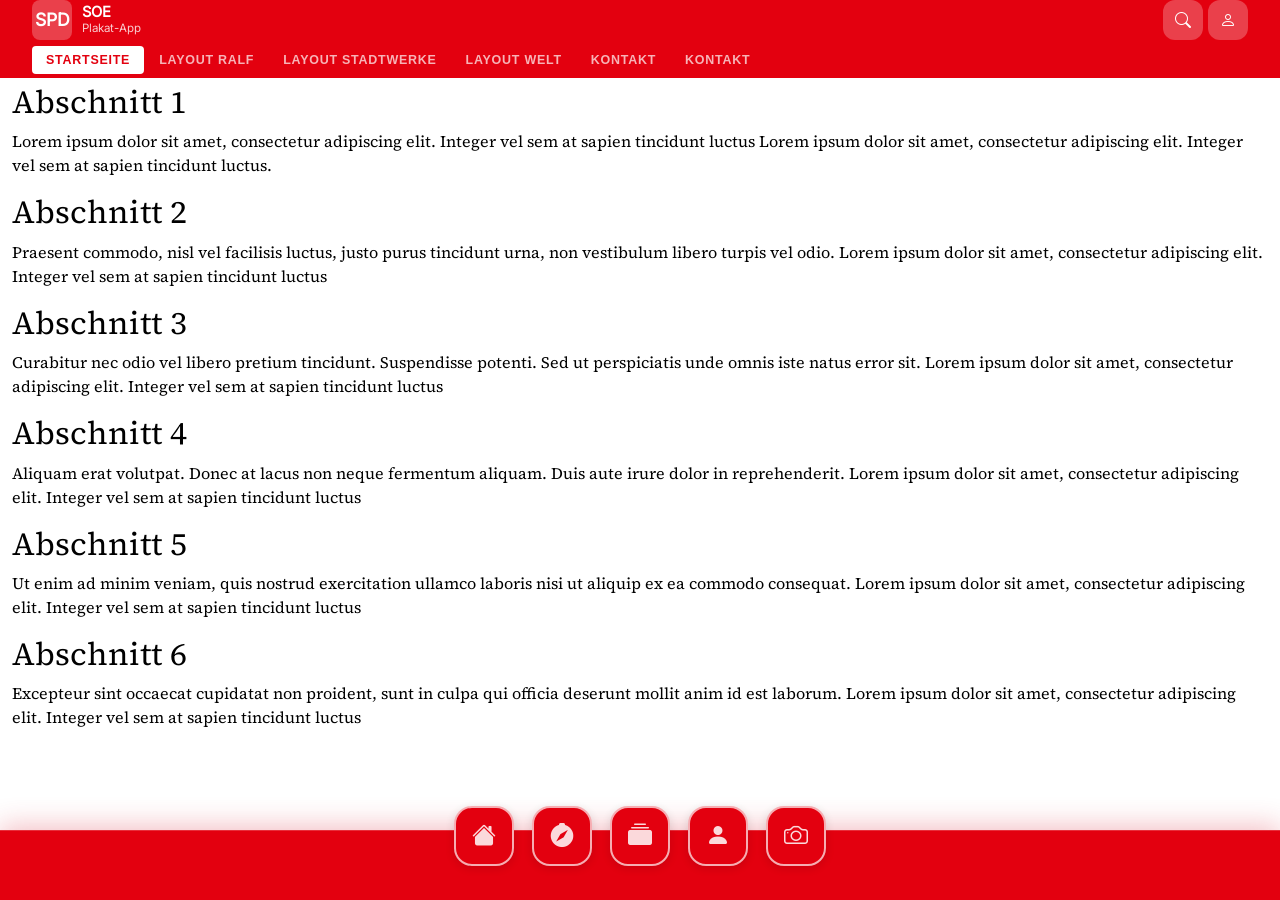
<file: index.html>
<!DOCTYPE html>
<html lang="de">
<head>
    <meta charset="UTF-8" />
    <meta name="viewport" content="width=device-width, initial-scale=1.0" />
    <title>SPD-APP V1.0</title>
    <link rel="stylesheet" href="assets/css/bootstrap.css">
    <link rel="stylesheet" href="assets/icons/bootstrap-icons.css">
    <link rel="stylesheet" href="assets/css/main.css">
</head>
<body>
<!-- Header -->
<header class="header fixed-top align-items-center app-header">
    <div class="container-fluid d-flex justify-content-between align-items-center">
        <a href="#" class="header-logo">
            <div class="logo-badge">SPD</div>
            <div class="logo-text">
                SOE
                <span>Plakat-App</span>
            </div>
        </a>
        <div class="d-flex align-items-center app-header-right">
            <a href="#" class="icon-btn">
                <i class="bi bi-search"></i>
            </a>
            <a href="#" class="icon-btn">
                <i class="bi bi-person"></i>
            </a>
        </div>
    </div>
    <!--Ressort Tabs-->
    <div class="container-fluid">
        <nav class="ressort-bar" aria-label="Ressorts">
            <a href="index.html"><button class="ressort-tab active">Startseite</button></a>
            <a href="layout1.html"><button class="ressort-tab">Layout Ralf</button></a>
            <a href="stadtwerke.html"><button class="ressort-tab">Layout Stadtwerke</button></a>
            <a href="welt.html"><button class="ressort-tab">Layout Welt</button></a>
            <a href="index.html"><button class="ressort-tab">Kontakt</button></a>
            <a href="index.html"><button class="ressort-tab">Kontakt</button></a>
        </nav>
    </div>
</header>
<main>
    <!-- Viel Inhalt zum Scrollen -->
    <div class="container-fluid">
        <div class="content-block">
            <h2>Abschnitt 1</h2>
            <p>Lorem ipsum dolor sit amet, consectetur adipiscing elit. Integer vel sem at sapien tincidunt luctus Lorem ipsum dolor sit amet, consectetur adipiscing elit. Integer vel sem at sapien tincidunt luctus.</p>
        </div>

        <div class="content-block">
            <h2>Abschnitt 2</h2>
            <p>Praesent commodo, nisl vel facilisis luctus, justo purus tincidunt urna, non vestibulum libero turpis vel odio. Lorem ipsum dolor sit amet, consectetur adipiscing elit. Integer vel sem at sapien tincidunt luctus</p>
        </div>

        <div class="content-block">
            <h2>Abschnitt 3</h2>
            <p>Curabitur nec odio vel libero pretium tincidunt. Suspendisse potenti. Sed ut perspiciatis unde omnis iste natus error sit. Lorem ipsum dolor sit amet, consectetur adipiscing elit. Integer vel sem at sapien tincidunt luctus</p>
        </div>

        <div class="content-block">
            <h2>Abschnitt 4</h2>
            <p>Aliquam erat volutpat. Donec at lacus non neque fermentum aliquam. Duis aute irure dolor in reprehenderit. Lorem ipsum dolor sit amet, consectetur adipiscing elit. Integer vel sem at sapien tincidunt luctus</p>
        </div>

        <div class="content-block">
            <h2>Abschnitt 5</h2>
            <p>Ut enim ad minim veniam, quis nostrud exercitation ullamco laboris nisi ut aliquip ex ea commodo consequat. Lorem ipsum dolor sit amet, consectetur adipiscing elit. Integer vel sem at sapien tincidunt luctus</p>
        </div>

        <div class="content-block">
            <h2>Abschnitt 6</h2>
            <p>Excepteur sint occaecat cupidatat non proident, sunt in culpa qui officia deserunt mollit anim id est laborum. Lorem ipsum dolor sit amet, consectetur adipiscing elit. Integer vel sem at sapien tincidunt luctus</p>
        </div>

    </div>
</main>
<footer class="bottom-bar" role="navigation" aria-label="Hauptnavigation">
    <a href="index.html" class="mac-btn active" data-tooltip="Start" aria-label="Start">
        <i class="bi bi-house-fill"></i>
    </a>
    <a href="" class="mac-btn" data-tooltip="Entdecken" aria-label="Entdecken">
        <i class="bi bi-compass-fill"></i>
    </a>
    <a href="" class="mac-btn" data-tooltip="Bibliothek" aria-label="Bibliothek">
        <i class="bi bi-collection-fill"></i>
    </a>
    <a href="" class="mac-btn" data-tooltip="Profil" aria-label="Profil">
        <i class="bi bi-person-fill"></i>
    </a>

    <input type="file" accept="image/*" capture="environment" id="kamera-input" hidden/>
    <button class="mac-btn" data-tooltip="Kamera" aria-label="kamera" onclick="document.getElementById('kamera-input').click()">
        <i class="bi bi-camera"></i>
    </button>

</footer>
</body>
</html>
</file>
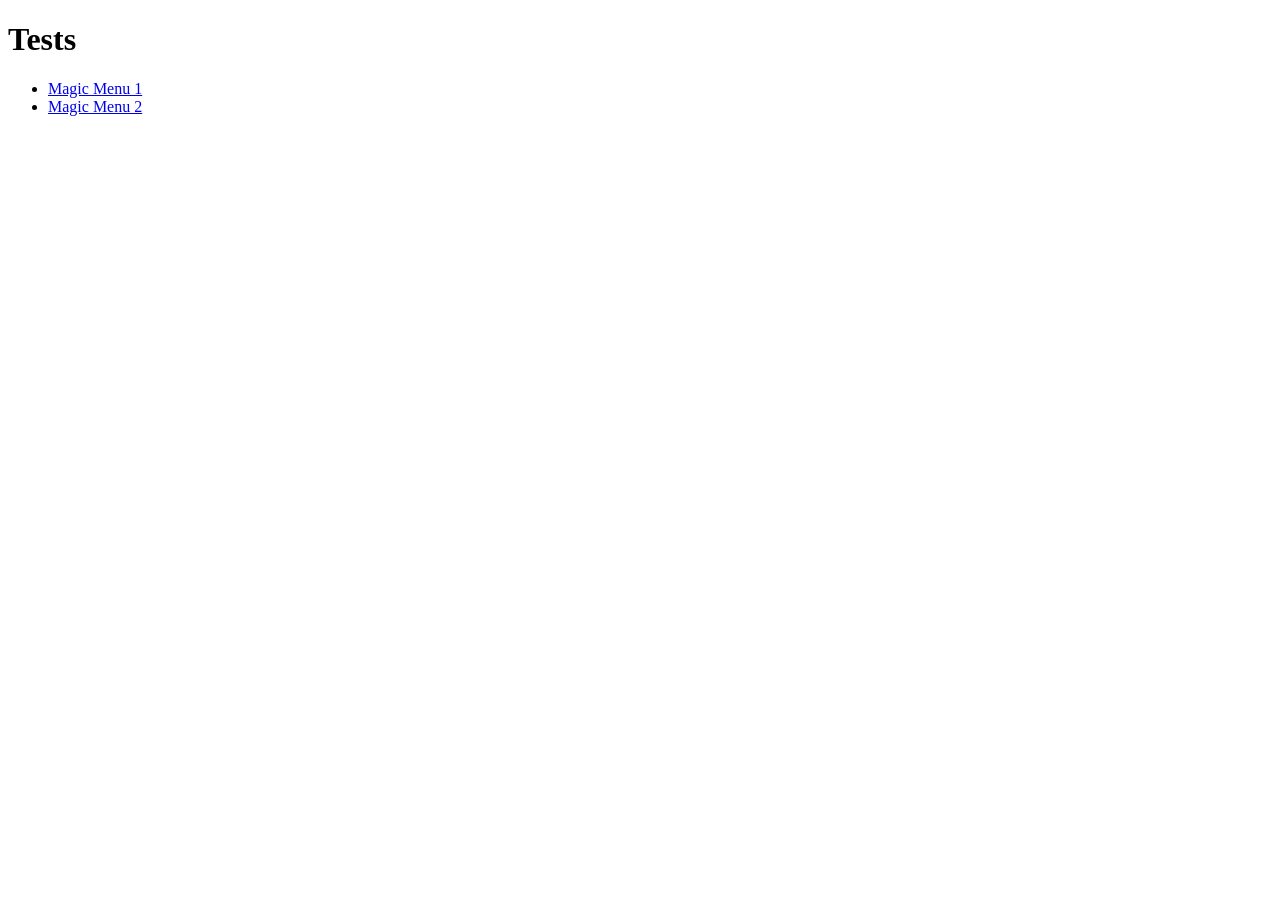
<file: tests/index.html>
<!DOCTYPE html>
<html lang="en">
<head>
    <meta charset="UTF-8">
    <title>Übersicht Tests</title>
</head>
<body>
<h1>Tests</h1>
<ul>
  <li><a href="Magic_Nav1/index.html" target="_blank">Magic Menu 1</a></li>
  <li><a href="Magic_Nav2/index.html" target="_blank">Magic Menu 2</a></li>
</ul>
</body>
</html>
</file>
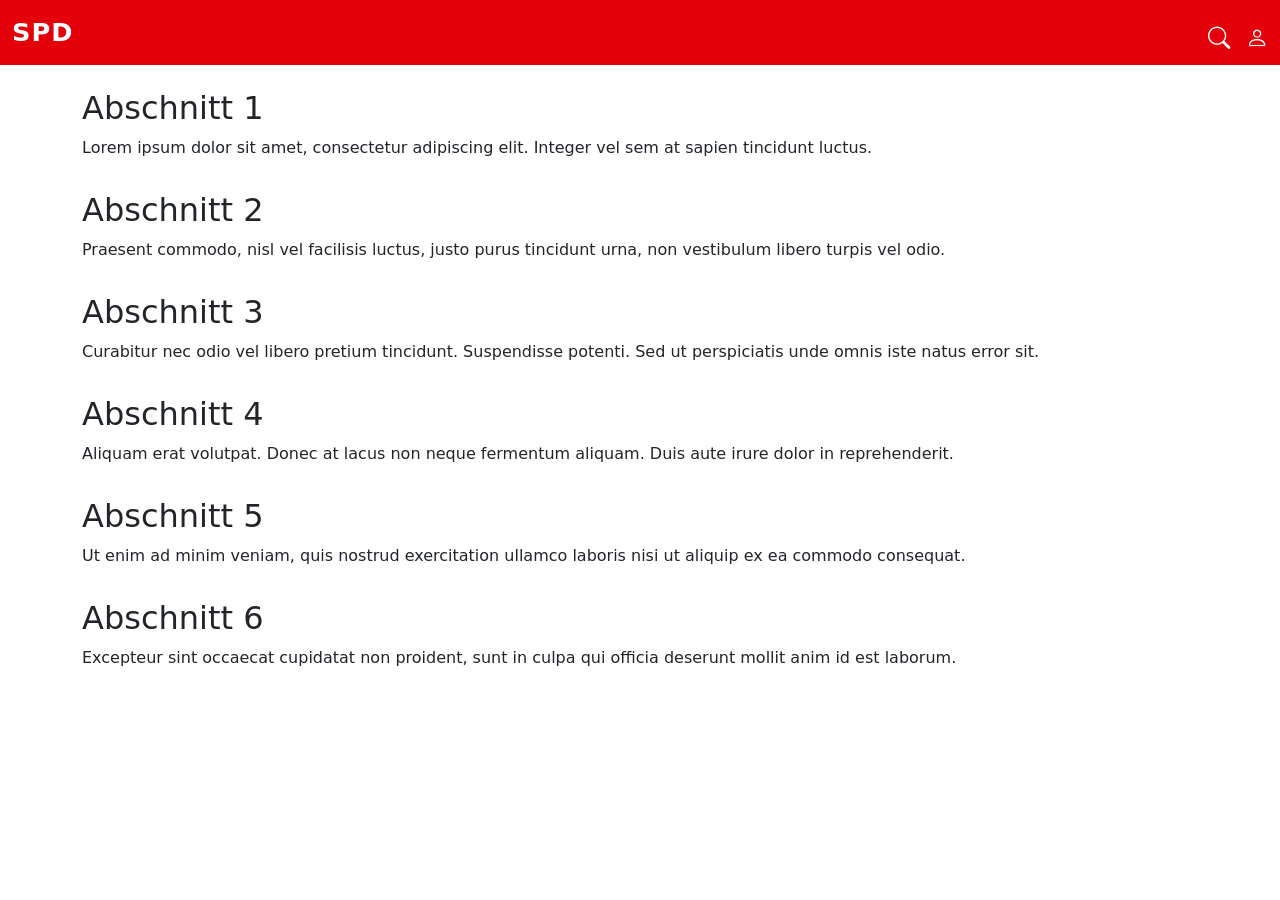
<file: code.html>
<!DOCTYPE html>
<html lang="de">
<head>
  <meta charset="UTF-8">
  <meta name="viewport" content="width=device-width, initial-scale=1">

  <!-- Bootstrap CSS -->
  <link href="https://cdn.jsdelivr.net/npm/bootstrap@5.3.2/dist/css/bootstrap.min.css" rel="stylesheet">

  <!-- Bootstrap Icons -->
  <link href="https://cdn.jsdelivr.net/npm/bootstrap-icons@1.11.3/font/bootstrap-icons.css" rel="stylesheet">

  <title>SPD Header Demo</title>

  <style>
    body {
      font-size: 16px;          /* gewünschte Grundgröße */
      padding-top: 65px;        /* Platz für fixed Header */
      line-height: 1.6;
    }

    .header {
      height: 65px;
      background: #E3000B;      /* SPD-Rot */
      z-index: 1030;
    }

    .logo-text {
      color: #ffffff;
      font-weight: bold;
      font-size: 1.6rem;
      letter-spacing: 1px;
    }

    .icon-link {
      font-size: 1.4rem;
      color: #ffffff;
      margin-left: 15px;
    }

    .icon-link:hover {
      opacity: 0.8;
    }

    .content-block {
      margin-bottom: 30px;
    }
  </style>
</head>

<body>

<!-- Header -->
<header class="header fixed-top d-flex align-items-center">
  <div class="container-fluid d-flex justify-content-between align-items-center">

    <div class="logo-text">SPD</div>

    <div class="d-flex align-items-center">
      <a href="#" class="icon-link">
        <i class="bi bi-search"></i>
      </a>
      <a href="#" class="icon-link">
        <i class="bi bi-person"></i>
      </a>
    </div>

  </div>
</header>

<!-- Viel Inhalt zum Scrollen -->
<div class="container mt-4">

  <div class="content-block">
    <h2>Abschnitt 1</h2>
    <p>Lorem ipsum dolor sit amet, consectetur adipiscing elit. Integer vel sem at sapien tincidunt luctus.</p>
  </div>

  <div class="content-block">
    <h2>Abschnitt 2</h2>
    <p>Praesent commodo, nisl vel facilisis luctus, justo purus tincidunt urna, non vestibulum libero turpis vel odio.</p>
  </div>

  <div class="content-block">
    <h2>Abschnitt 3</h2>
    <p>Curabitur nec odio vel libero pretium tincidunt. Suspendisse potenti. Sed ut perspiciatis unde omnis iste natus error sit.</p>
  </div>

  <div class="content-block">
    <h2>Abschnitt 4</h2>
    <p>Aliquam erat volutpat. Donec at lacus non neque fermentum aliquam. Duis aute irure dolor in reprehenderit.</p>
  </div>

  <div class="content-block">
    <h2>Abschnitt 5</h2>
    <p>Ut enim ad minim veniam, quis nostrud exercitation ullamco laboris nisi ut aliquip ex ea commodo consequat.</p>
  </div>

  <div class="content-block">
    <h2>Abschnitt 6</h2>
    <p>Excepteur sint occaecat cupidatat non proident, sunt in culpa qui officia deserunt mollit anim id est laborum.</p>
  </div>

</div>

<script src="https://cdn.jsdelivr.net/npm/bootstrap@5.3.2/dist/js/bootstrap.bundle.min.js"></script>

</body>
</html>
</file>
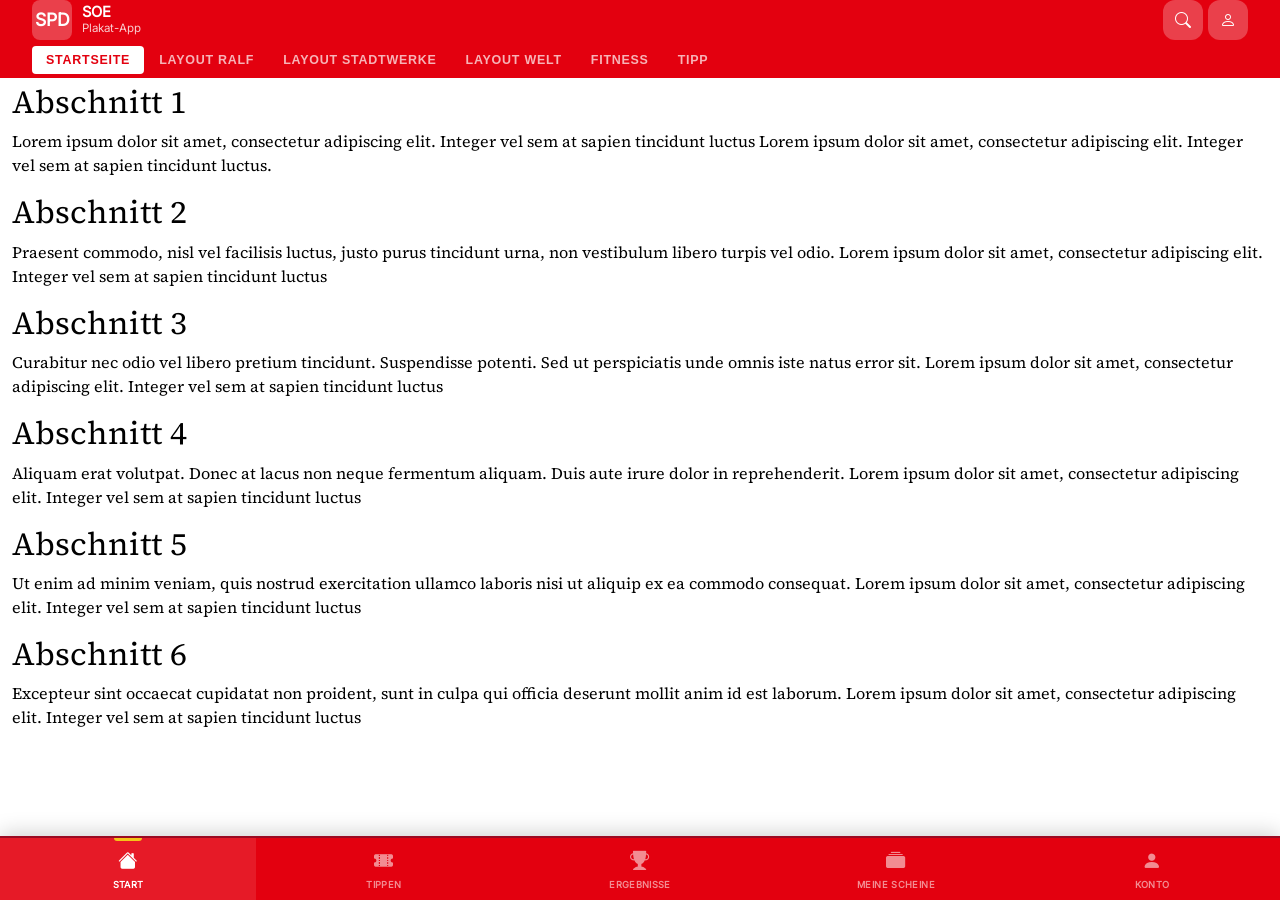
<file: indexv2.html>
<!DOCTYPE html>
<html lang="de">
<head>
    <meta charset="UTF-8" />
    <meta name="viewport" content="width=device-width, initial-scale=1.0" />
    <title>SPD-APP V1.0</title>
    <link rel="stylesheet" href="assets/css/bootstrap.css">
    <link rel="stylesheet" href="assets/icons/bootstrap-icons.css">
    <link rel="stylesheet" href="assets/css/main.css">
</head>
<body>
<!-- Header -->
<header class="header fixed-top align-items-center app-header">
    <div class="container-fluid d-flex justify-content-between align-items-center">
        <a href="#" class="header-logo">
            <div class="logo-badge">SPD</div>
            <div class="logo-text">
                SOE
                <span>Plakat-App</span>
            </div>
        </a>
        <div class="d-flex align-items-center app-header-right">
            <a href="#" class="icon-btn">
                <i class="bi bi-search"></i>
            </a>
            <a href="#" class="icon-btn">
                <i class="bi bi-person"></i>
            </a>
        </div>
    </div>
    <!--Ressort Tabs-->
    <div class="container-fluid">
        <nav class="ressort-bar" aria-label="Ressorts">
            <a href="index.html"><button class="ressort-tab active">Startseite</button></a>
            <a href="layout1.html"><button class="ressort-tab">Layout Ralf</button></a>
            <a href="stadtwerke.html"><button class="ressort-tab">Layout Stadtwerke</button></a>
            <a href="welt.html"><button class="ressort-tab">Layout Welt</button></a>
            <a href="fitness.html"><button class="ressort-tab">Fitness</button></a>
            <a href="tipp.html"><button class="ressort-tab">Tipp</button></a>
        </nav>
    </div>
</header>
<main>
    <!-- Viel Inhalt zum Scrollen -->
    <div class="container-fluid">
        <div class="content-block">
            <h2>Abschnitt 1</h2>
            <p>Lorem ipsum dolor sit amet, consectetur adipiscing elit. Integer vel sem at sapien tincidunt luctus Lorem ipsum dolor sit amet, consectetur adipiscing elit. Integer vel sem at sapien tincidunt luctus.</p>
        </div>

        <div class="content-block">
            <h2>Abschnitt 2</h2>
            <p>Praesent commodo, nisl vel facilisis luctus, justo purus tincidunt urna, non vestibulum libero turpis vel odio. Lorem ipsum dolor sit amet, consectetur adipiscing elit. Integer vel sem at sapien tincidunt luctus</p>
        </div>

        <div class="content-block">
            <h2>Abschnitt 3</h2>
            <p>Curabitur nec odio vel libero pretium tincidunt. Suspendisse potenti. Sed ut perspiciatis unde omnis iste natus error sit. Lorem ipsum dolor sit amet, consectetur adipiscing elit. Integer vel sem at sapien tincidunt luctus</p>
        </div>

        <div class="content-block">
            <h2>Abschnitt 4</h2>
            <p>Aliquam erat volutpat. Donec at lacus non neque fermentum aliquam. Duis aute irure dolor in reprehenderit. Lorem ipsum dolor sit amet, consectetur adipiscing elit. Integer vel sem at sapien tincidunt luctus</p>
        </div>

        <div class="content-block">
            <h2>Abschnitt 5</h2>
            <p>Ut enim ad minim veniam, quis nostrud exercitation ullamco laboris nisi ut aliquip ex ea commodo consequat. Lorem ipsum dolor sit amet, consectetur adipiscing elit. Integer vel sem at sapien tincidunt luctus</p>
        </div>

        <div class="content-block">
            <h2>Abschnitt 6</h2>
            <p>Excepteur sint occaecat cupidatat non proident, sunt in culpa qui officia deserunt mollit anim id est laborum. Lorem ipsum dolor sit amet, consectetur adipiscing elit. Integer vel sem at sapien tincidunt luctus</p>
        </div>

    </div>
</main>
<footer>
    <!-- ════ FIXED BOTTOM NAV ════ -->
    <nav id="bottom-nav" aria-label="Navigation">
        <a href="#" class="nav-item active">
            <i class="bi bi-house-fill"></i>
            <span>Start</span>
        </a>
        <a href="#" class="nav-item">
            <i class="bi bi-ticket-perforated-fill"></i>
            <span>Tippen</span>
        </a>
        <a href="#" class="nav-item">
            <i class="bi bi-trophy-fill"></i>
            <span>Ergebnisse</span>
        </a>
        <a href="#" class="nav-item">
            <i class="bi bi-collection-fill"></i>
            <span>Meine Scheine</span>
        </a>
        <a href="#" class="nav-item">
            <i class="bi bi-person-fill"></i>
            <span>Konto</span>
        </a>
    </nav>
</footer>
<script src="assets/js/bootstrap.bundle.min.js" defer></script>
<script src="assets/js/main.js" defer></script>
</body>
</html>
</file>
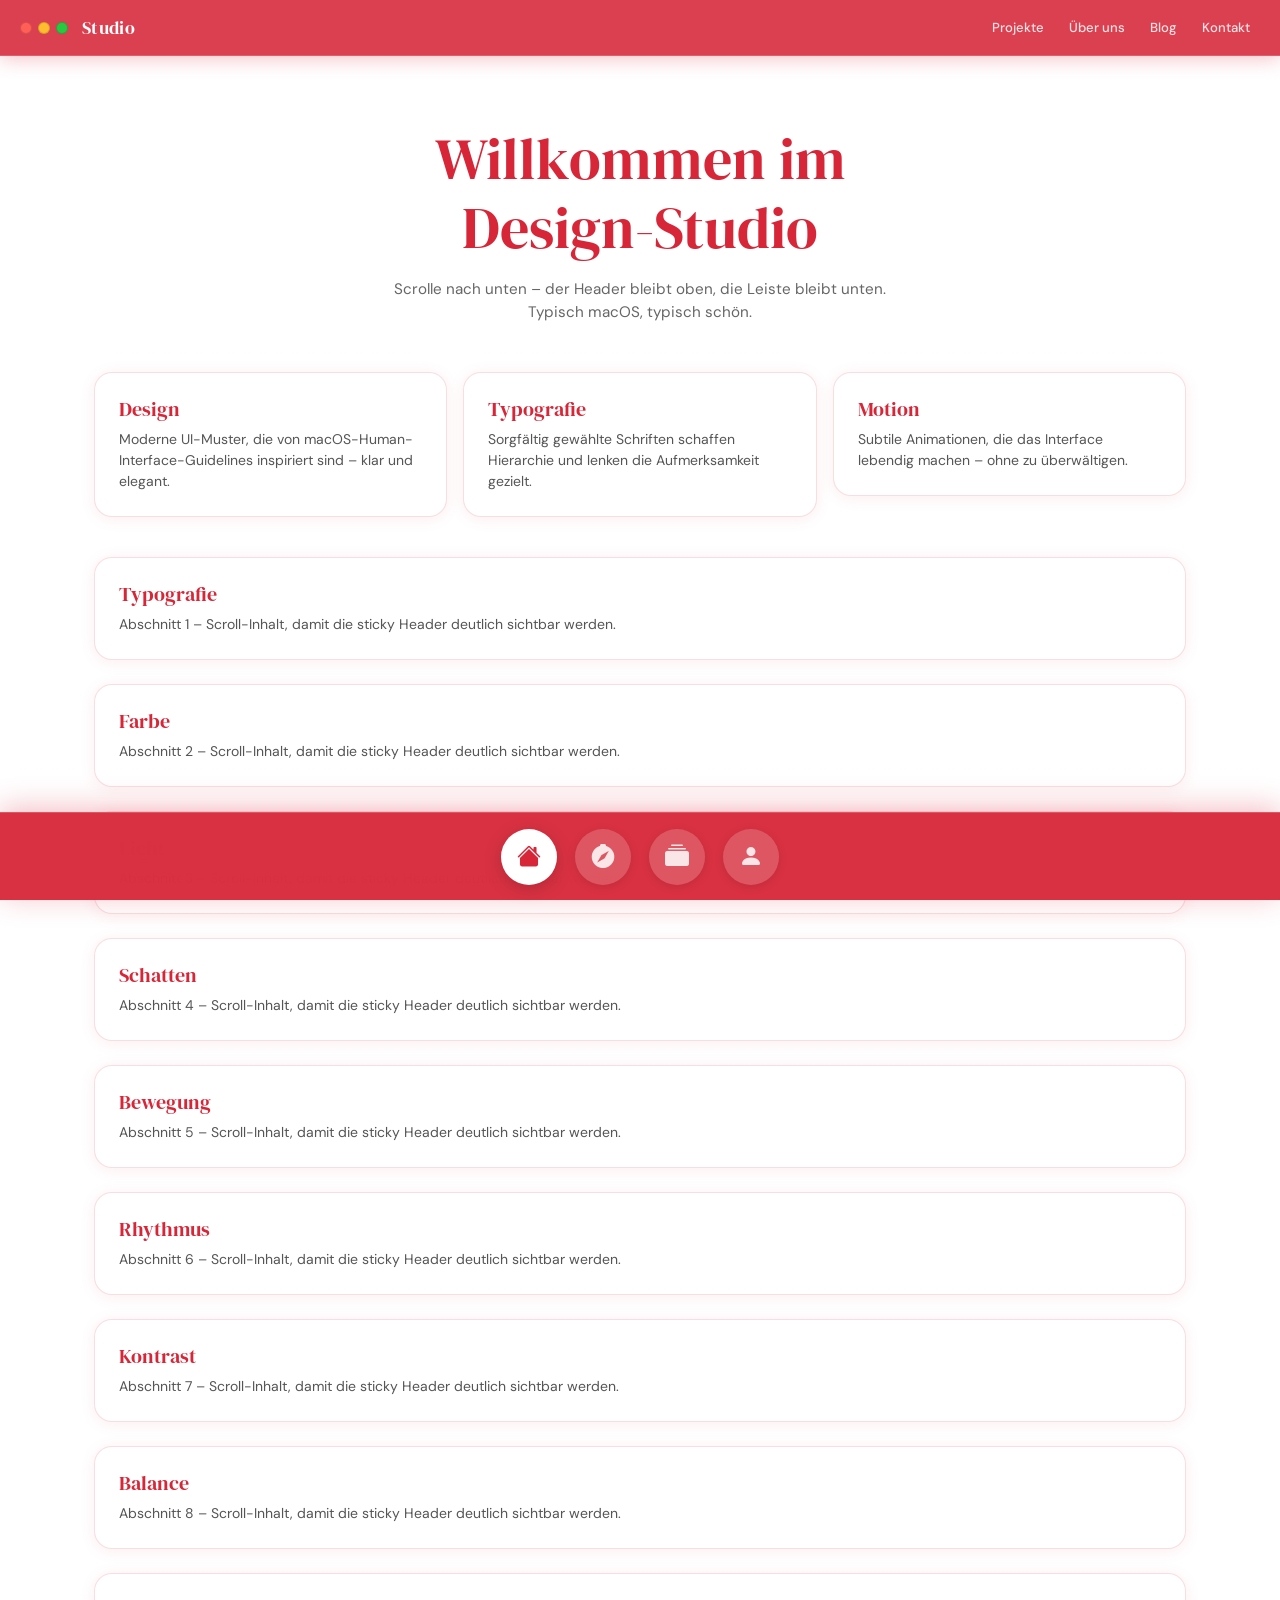
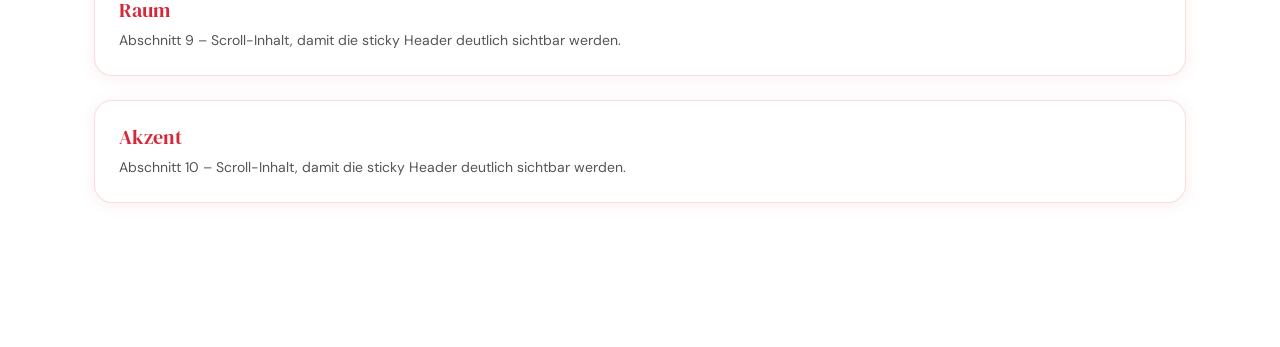
<file: layout0.html>
<!DOCTYPE html>
<html lang="de">
<head>
  <meta charset="UTF-8" />
  <meta name="viewport" content="width=device-width, initial-scale=1.0" />
  <title>Bootstrap Layout</title>

  <!-- Bootstrap 5 -->
  <link href="https://cdn.jsdelivr.net/npm/bootstrap@5.3.3/dist/css/bootstrap.min.css" rel="stylesheet" />
  <!-- Bootstrap Icons -->
  <link href="https://cdn.jsdelivr.net/npm/bootstrap-icons@1.11.3/font/bootstrap-icons.min.css" rel="stylesheet" />
  <!-- Google Fonts -->
  <link href="https://fonts.googleapis.com/css2?family=DM+Serif+Display&family=DM+Sans:wght@300;400;500&display=swap" rel="stylesheet" />

  <style>
    :root {
      --accent:      #D72638;
      --accent-alt:  #ff6b7a;
      --danger:      #b01020;
      --surface:     rgba(255,255,255,0.80);
      --bar-bg:      rgba(215,38,56,0.95);
      --bar-border:  rgba(255,255,255,0.22);
    }

    /* ── Reset ── */
    * { box-sizing: border-box; }

    body {
      font-family: 'DM Sans', sans-serif;
      background: #ffffff;
      min-height: 200vh;
      padding-top: 60px;
      padding-bottom: 88px;
      color: #1a1a1a;
    }

    /* ════════════════════════════════════════
       TOP HEADER  —  schmal, sticky, rot
    ════════════════════════════════════════ */
    #top-header {
      position: fixed;
      top: 0;
      left: 0;
      right: 0;
      z-index: 1040;
      height: 56px;
      display: flex;
      align-items: center;
      padding: 0 1.25rem;
      background: rgba(215,38,56,0.88);
      backdrop-filter: blur(18px) saturate(180%);
      -webkit-backdrop-filter: blur(18px) saturate(180%);
      border-bottom: 1px solid rgba(255,255,255,0.15);
      box-shadow: 0 2px 20px rgba(215,38,56,0.30);
      transition: background .35s, box-shadow .35s;
    }

    /* Beim Scrollen etwas deckender */
    #top-header.scrolled {
      background: rgba(215,38,56,0.97);
      box-shadow: 0 3px 28px rgba(183,20,36,0.40);
    }

    .header-brand {
      font-family: 'DM Serif Display', serif;
      font-size: 1.15rem;
      color: #fff;
      letter-spacing: .02em;
      text-decoration: none;
    }

    .header-nav-link {
      color: rgba(255,255,255,0.85);
      font-size: .82rem;
      font-weight: 500;
      text-decoration: none;
      padding: .25rem .65rem;
      border-radius: 6px;
      transition: background .18s, color .18s;
    }
    .header-nav-link:hover { background: rgba(255,255,255,.18); color: #fff; }

    /* ── macOS Traffic-Lights in der Header-Ecke ── */
    .traffic-lights {
      display: flex;
      gap: 6px;
      margin-right: 14px;
    }
    .tl {
      width: 12px; height: 12px;
      border-radius: 50%;
      border: 1px solid rgba(0,0,0,.15);
      cursor: pointer;
      transition: filter .15s;
    }
    .tl:hover { filter: brightness(.82); }
    .tl-red    { background: #ff5f57; }
    .tl-yellow { background: #febc2e; }
    .tl-green  { background: #28c840; }


    /* ════════════════════════════════════════
       MAIN CONTENT
    ════════════════════════════════════════ */
    .hero {
      padding: 4rem 1.5rem 3rem;
      text-align: center;
    }
    .hero h1 {
      font-family: 'DM Serif Display', serif;
      font-size: clamp(2rem,5vw,3.6rem);
      line-height: 1.2;
      color: var(--accent);
    }
    .hero p {
      max-width: 520px;
      margin: 1rem auto 0;
      color: #666;
      font-size: .95rem;
    }

    .card-glass {
      background: #fff;
      border: 1px solid rgba(215,38,56,0.15);
      border-radius: 18px;
      padding: 1.5rem;
      margin-bottom: 1.5rem;
      box-shadow: 0 2px 16px rgba(215,38,56,0.08);
    }
    .card-glass h5 { font-family: 'DM Serif Display', serif; color: var(--accent); margin-bottom: .5rem; }
    .card-glass p  { font-size: .875rem; color: #555; margin: 0; }

    /* Fake long content */
    .long-content { padding: 0 1.5rem 2rem; }


    /* ════════════════════════════════════════
       BOTTOM BAR  —  4 runde Buttons
    ════════════════════════════════════════ */
    #bottom-bar {
      position: fixed;
      bottom: 0;
      left: 0;
      right: 0;
      z-index: 1040;
      height: 88px;
      display: flex;
      align-items: center;
      justify-content: center;
      gap: 18px;
      background: rgba(215,38,56,0.95);
      backdrop-filter: blur(24px) saturate(200%);
      -webkit-backdrop-filter: blur(24px) saturate(200%);
      border-top: 1px solid rgba(255,255,255,0.18);
      box-shadow: 0 -4px 28px rgba(215,38,56,0.30);
      padding-bottom: env(safe-area-inset-bottom);
    }

    /* ── Runde macOS-Buttons ── */
    .mac-btn {
      display: flex;
      align-items: center;
      justify-content: center;
      width: 56px;
      height: 56px;
      border: none;
      border-radius: 50%;
      background: rgba(255,255,255,0.18);
      color: rgba(255,255,255,0.85);
      font-size: 1.5rem;
      cursor: pointer;
      position: relative;
      transition: background .2s, color .2s, transform .18s, box-shadow .2s;
      box-shadow: 0 2px 10px rgba(0,0,0,0.12);
    }

    .mac-btn:hover {
      background: rgba(255,255,255,0.30);
      color: #fff;
      transform: scale(1.12) translateY(-3px);
      box-shadow: 0 6px 20px rgba(0,0,0,0.18);
    }

    .mac-btn:active { transform: scale(0.95); }

    /* Aktiver Zustand – weißer Button, roter Icon */
    .mac-btn.active {
      background: #fff;
      color: var(--accent);
      box-shadow: 0 4px 18px rgba(0,0,0,0.18);
    }
    .mac-btn.active:hover {
      background: #fff;
      transform: scale(1.08) translateY(-2px);
    }

    /* Tooltip */
    .mac-btn[data-tooltip]:hover::before {
      content: attr(data-tooltip);
      position: absolute;
      bottom: calc(100% + 10px);
      left: 50%;
      transform: translateX(-50%);
      background: rgba(30,0,5,.82);
      color: #fff;
      font-size: .72rem;
      font-weight: 500;
      padding: .28rem .6rem;
      border-radius: 8px;
      white-space: nowrap;
      pointer-events: none;
      letter-spacing: .03em;
    }
  </style>
</head>
<body>

  <!-- ════ TOP HEADER ════ -->
  <header id="top-header">
    <div class="traffic-lights d-none d-md-flex">
      <div class="tl tl-red"    title="Schließen"></div>
      <div class="tl tl-yellow" title="Minimieren"></div>
      <div class="tl tl-green"  title="Vollbild"></div>
    </div>

    <a href="#" class="header-brand me-auto">Studio</a>

    <nav class="d-none d-md-flex align-items-center gap-1">
      <a href="#" class="header-nav-link">Projekte</a>
      <a href="#" class="header-nav-link">Über uns</a>
      <a href="#" class="header-nav-link">Blog</a>
      <a href="#" class="header-nav-link">Kontakt</a>
    </nav>

    <!-- Mobile Hamburger -->
    <button class="btn btn-link d-md-none ms-auto p-0 text-dark" style="font-size:1.4rem;" aria-label="Menü">
      <i class="bi bi-list"></i>
    </button>
  </header>


  <!-- ════ MAIN CONTENT ════ -->
  <main>
    <section class="hero">
      <h1>Willkommen im<br/>Design-Studio</h1>
      <p>Scrolle nach unten – der Header bleibt oben, die Leiste bleibt unten. Typisch macOS, typisch schön.</p>
    </section>

    <div class="long-content container-lg">
      <div class="row g-3">
        <div class="col-12 col-md-4">
          <div class="card-glass">
            <h5>Design</h5>
            <p>Moderne UI-Muster, die von macOS-Human-Interface-Guidelines inspiriert sind – klar und elegant.</p>
          </div>
        </div>
        <div class="col-12 col-md-4">
          <div class="card-glass">
            <h5>Typografie</h5>
            <p>Sorgfältig gewählte Schriften schaffen Hierarchie und lenken die Aufmerksamkeit gezielt.</p>
          </div>
        </div>
        <div class="col-12 col-md-4">
          <div class="card-glass">
            <h5>Motion</h5>
            <p>Subtile Animationen, die das Interface lebendig machen – ohne zu überwältigen.</p>
          </div>
        </div>
      </div>

      <!-- Dummy-Blöcke zum Scrollen -->
      <div id="dummy-blocks"></div>
    </div>
  </main>


  <!-- ════ BOTTOM BAR ════ -->
  <footer id="bottom-bar" role="navigation" aria-label="Hauptnavigation">
    <button class="mac-btn active" data-tooltip="Home" aria-label="Home">
      <i class="bi bi-house-fill"></i>
    </button>
    <button class="mac-btn" data-tooltip="Entdecken" aria-label="Entdecken">
      <i class="bi bi-compass-fill"></i>
    </button>
    <button class="mac-btn" data-tooltip="Bibliothek" aria-label="Bibliothek">
      <i class="bi bi-collection-fill"></i>
    </button>
    <button class="mac-btn" data-tooltip="Profil" aria-label="Profil">
      <i class="bi bi-person-fill"></i>
    </button>
  </footer>


  <script src="https://cdn.jsdelivr.net/npm/bootstrap@5.3.3/dist/js/bootstrap.bundle.min.js"></script>
  <script>
    // ── Transparenz-Effekt beim Scrollen ──
    const header = document.getElementById('top-header');
    window.addEventListener('scroll', () => {
      header.classList.toggle('scrolled', window.scrollY > 40);
    }, { passive: true });

    // ── Aktiver Tab wechseln ──
    document.querySelectorAll('.mac-btn').forEach(btn => {
      btn.addEventListener('click', () => {
        document.querySelectorAll('.mac-btn').forEach(b => b.classList.remove('active'));
        btn.classList.add('active');
      });
    });

    // ── Dummy-Inhalte erzeugen (zum Scrollen) ──
    const container = document.getElementById('dummy-blocks');
    const titles = ['Typografie','Farbe','Licht','Schatten','Bewegung','Rhythmus','Kontrast','Balance','Raum','Akzent'];
    for (let i = 0; i < 10; i++) {
      const col = document.createElement('div');
      col.className = 'card-glass mt-3';
      col.innerHTML = `<h5>${titles[i]}</h5><p>Abschnitt ${i+1} – Scroll-Inhalt, damit die sticky Header deutlich sichtbar werden.</p>`;
      container.appendChild(col);
    }
  </script>
</body>
</html>
</file>
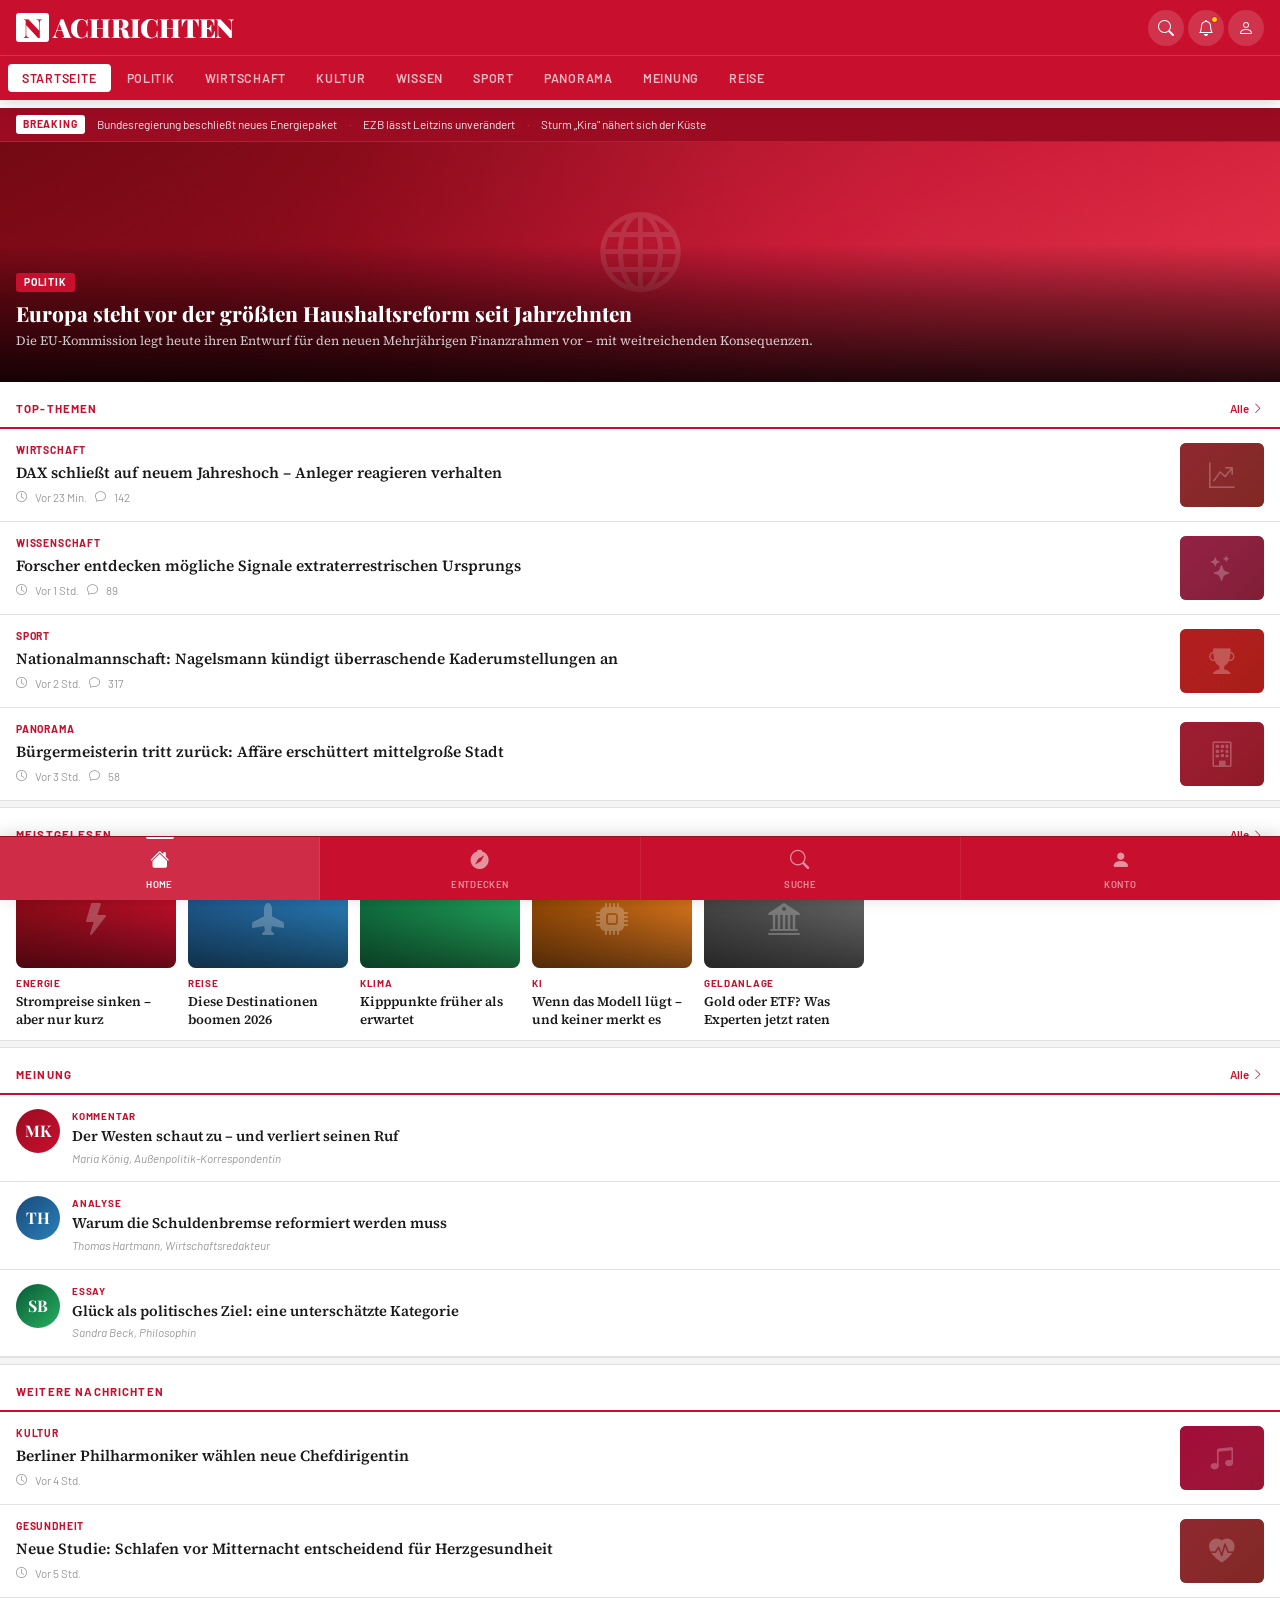
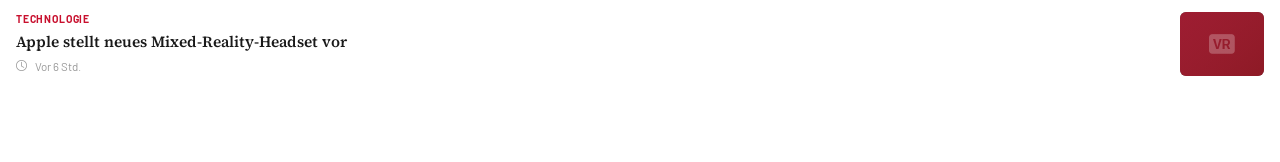
<file: welt.html>
<!DOCTYPE html>
<html lang="de">
<head>
  <meta charset="UTF-8"/>
  <meta name="viewport" content="width=device-width, initial-scale=1.0, viewport-fit=cover"/>
  <title>NACHRICHTEN</title>

  <link href="https://cdn.jsdelivr.net/npm/bootstrap@5.3.3/dist/css/bootstrap.min.css" rel="stylesheet"/>
  <link href="https://cdn.jsdelivr.net/npm/bootstrap-icons@1.11.3/font/bootstrap-icons.min.css" rel="stylesheet"/>
  <link href="https://fonts.googleapis.com/css2?family=Playfair+Display:wght@700;800;900&family=Source+Serif+4:ital,wght@0,300;0,400;0,600;1,400&family=Barlow:wght@400;500;600;700&display=swap" rel="stylesheet"/>

  <style>
    :root {
      --red:       #C8102E;
      --red-dark:  #9b0b22;
      --red-faint: #fdf2f4;
      --red-mid:   rgba(200,16,46,0.10);
      --black:     #0d0d0d;
      --near-black:#1a1a1a;
      --grey-1:    #f4f4f4;
      --grey-2:    #e8e8e8;
      --grey-3:    #999;
      --white:     #ffffff;
      --border:    #e2e2e2;
    }

    *, *::before, *::after { box-sizing: border-box; margin: 0; padding: 0; }

    body {
      font-family: 'Barlow', sans-serif;
      background: var(--white);
      color: var(--near-black);
      min-height: 100vh;
      padding-top: 108px;   /* header height */
      padding-bottom: 72px; /* footer height */
      overscroll-behavior-y: contain;
    }

    /* ════════════════════════════════════════════
       FIXED TOP HEADER
    ════════════════════════════════════════════ */
    #top-header {
      position: fixed; top: 0; left: 0; right: 0;
      z-index: 1060;
      background: var(--red);
      box-shadow: 0 2px 16px rgba(0,0,0,0.18);
    }

    /* — Masthead row — */
    .masthead {
      display: flex; align-items: center;
      padding: 0 16px;
      height: 56px;
      border-bottom: 1px solid rgba(255,255,255,0.15);
    }

    .masthead-logo {
      font-family: 'Playfair Display', serif;
      font-size: 1.65rem; font-weight: 900;
      color: var(--white);
      letter-spacing: -.01em;
      text-decoration: none;
      line-height: 1;
      flex: 1;
    }
    .masthead-logo span {
      display: inline-block;
      background: var(--white);
      color: var(--red);
      padding: 1px 7px 2px;
      border-radius: 3px;
      margin-right: 4px;
    }

    .masthead-actions { display: flex; align-items: center; gap: 4px; }
    .hdr-btn {
      width: 36px; height: 36px;
      border: none; background: rgba(255,255,255,0.15);
      border-radius: 50%; color: white; font-size: 1rem;
      display: flex; align-items: center; justify-content: center;
      cursor: pointer; transition: background .2s; position: relative;
      flex-shrink: 0;
    }
    .hdr-btn:hover { background: rgba(255,255,255,0.28); }
    .hdr-btn .badge-dot {
      position: absolute; top: 6px; right: 6px;
      width: 7px; height: 7px; border-radius: 50%;
      background: #FFD60A;
      border: 1.5px solid var(--red);
    }

    /* — Ressort tab bar — */
    .ressort-bar {
      display: flex; align-items: center;
      height: 44px;
      overflow-x: auto; overflow-y: hidden;
      -webkit-overflow-scrolling: touch;
      scrollbar-width: none;
      padding: 0 8px;
      gap: 2px;
    }
    .ressort-bar::-webkit-scrollbar { display: none; }

    .ressort-tab {
      flex-shrink: 0;
      padding: 5px 14px;
      border: none; background: transparent;
      color: rgba(255,255,255,0.70);
      font-family: 'Barlow', sans-serif;
      font-size: .78rem; font-weight: 600;
      letter-spacing: .06em; text-transform: uppercase;
      border-radius: 4px;
      cursor: pointer; transition: color .2s, background .2s;
      white-space: nowrap;
    }
    .ressort-tab:hover { color: white; background: rgba(255,255,255,0.10); }
    .ressort-tab.active {
      color: var(--red);
      background: var(--white);
    }

    /* ════════════════════════════════════════════
       BREAKING NEWS TICKER
    ════════════════════════════════════════════ */
    .breaking-bar {
      background: var(--red-dark);
      color: white;
      display: flex; align-items: center;
      padding: 0 16px;
      height: 34px;
      font-size: .74rem; font-weight: 600;
      overflow: hidden;
      border-bottom: 1px solid rgba(255,255,255,0.10);
    }
    .breaking-label {
      background: white; color: var(--red);
      font-size: .65rem; font-weight: 700;
      letter-spacing: .08em; text-transform: uppercase;
      padding: 2px 7px; border-radius: 3px;
      margin-right: 12px; flex-shrink: 0;
    }
    .ticker-text {
      white-space: nowrap;
      overflow: hidden;
      text-overflow: ellipsis;
      color: rgba(255,255,255,.90);
      font-weight: 400;
    }
    .ticker-sep { margin: 0 10px; opacity: .4; }

    /* ════════════════════════════════════════════
       MAIN CONTENT
    ════════════════════════════════════════════ */

    /* — Aufmacher (Hero Article) — */
    .aufmacher {
      position: relative;
      overflow: hidden;
      cursor: pointer;
    }
    .aufmacher-img {
      width: 100%; height: 240px;
      object-fit: cover;
      display: block;
      background: linear-gradient(135deg, #6b0010 0%, var(--red) 50%, #ff4d63 100%);
    }
    /* Placeholder image with SVG background */
    .aufmacher-img-placeholder {
      width: 100%; height: 240px;
      background: linear-gradient(145deg, #7b0a14 0%, var(--red) 60%, #e8334a 100%);
      position: relative; overflow: hidden;
      display: flex; align-items: flex-end;
    }
    .aufmacher-img-placeholder::before {
      content: '';
      position: absolute; inset: 0;
      background:
        radial-gradient(circle at 70% 30%, rgba(255,255,255,0.06) 0%, transparent 60%),
        radial-gradient(circle at 20% 80%, rgba(0,0,0,0.15) 0%, transparent 50%);
    }
    .img-icon-bg {
      position: absolute; top: 50%; left: 50%;
      transform: translate(-50%,-60%);
      font-size: 5rem; color: rgba(255,255,255,.12);
    }

    .aufmacher-overlay {
      position: absolute; bottom: 0; left: 0; right: 0;
      background: linear-gradient(to top, rgba(0,0,0,0.85) 0%, rgba(0,0,0,0.4) 60%, transparent 100%);
      padding: 24px 16px 16px;
    }
    .aufmacher-ressort {
      display: inline-block;
      background: var(--red); color: white;
      font-size: .65rem; font-weight: 700;
      letter-spacing: .08em; text-transform: uppercase;
      padding: 2px 8px; border-radius: 3px;
      margin-bottom: 8px;
    }
    .aufmacher-headline {
      font-family: 'Playfair Display', serif;
      font-size: 1.3rem; font-weight: 800;
      color: white; line-height: 1.25;
      margin-bottom: 6px;
    }
    .aufmacher-lead {
      font-size: .8rem; color: rgba(255,255,255,.78);
      line-height: 1.4; font-family: 'Source Serif 4', serif;
    }

    /* — Section Header — */
    .section-head {
      display: flex; align-items: center; justify-content: space-between;
      padding: 18px 16px 10px;
      border-bottom: 2px solid var(--red);
    }
    .section-head .title {
      font-size: .72rem; font-weight: 700;
      letter-spacing: .10em; text-transform: uppercase;
      color: var(--red);
    }
    .section-head .more {
      font-size: .72rem; color: var(--red); font-weight: 600;
      text-decoration: none; display: flex; align-items: center; gap: 3px;
    }

    /* — Artikel Kachel (horizontal, Bild rechts wie Welt App) — */
    .article-list { padding: 0; }
    .article-item {
      display: flex; align-items: flex-start;
      padding: 14px 16px;
      border-bottom: 1px solid var(--border);
      cursor: pointer; text-decoration: none; color: inherit;
      gap: 14px;
      transition: background .15s;
    }
    .article-item:hover { background: var(--red-faint); }
    .article-item:last-child { border-bottom: none; }

    .article-text { flex: 1; min-width: 0; }
    .article-kicker {
      font-size: .65rem; font-weight: 700;
      letter-spacing: .08em; text-transform: uppercase;
      color: var(--red); margin-bottom: 4px;
    }
    .article-headline {
      font-family: 'Source Serif 4', serif;
      font-size: .97rem; font-weight: 600;
      line-height: 1.35; color: var(--near-black);
      margin-bottom: 5px;
    }
    .article-meta {
      font-size: .72rem; color: var(--grey-3);
      display: flex; align-items: center; gap: 8px;
    }
    .article-meta i { font-size: .7rem; }

    .article-thumb {
      width: 84px; height: 64px;
      border-radius: 6px; flex-shrink: 0;
      object-fit: cover;
      background: linear-gradient(135deg, var(--red-dark), var(--red));
      display: flex; align-items: center; justify-content: center;
      color: rgba(255,255,255,0.25); font-size: 1.6rem;
      overflow: hidden; position: relative;
    }
    .article-thumb::after {
      content: '';
      position: absolute; inset: 0;
      background: linear-gradient(135deg,
        rgba(200,16,46,0.7) 0%,
        rgba(150,5,20,0.8) 100%);
    }
    .article-thumb i { position: relative; z-index: 1; }

    /* Thumb colour variants */
    .thumb-blue  { background: linear-gradient(135deg,#1a4a7a,#2980b9); }
    .thumb-green { background: linear-gradient(135deg,#0a5c36,#27ae60); }
    .thumb-grey  { background: linear-gradient(135deg,#3a3a3a,#6b6b6b); }
    .thumb-amber { background: linear-gradient(135deg,#7a3a00,#e67e22); }

    /* — Horizontaler Artikel-Slider — */
    .h-scroll-row {
      display: flex;
      gap: 12px;
      padding: 12px 16px;
      overflow-x: auto;
      -webkit-overflow-scrolling: touch;
      scrollbar-width: none;
    }
    .h-scroll-row::-webkit-scrollbar { display: none; }

    .h-card {
      flex-shrink: 0; width: 160px;
      cursor: pointer; text-decoration: none; color: inherit;
    }
    .h-card-img {
      width: 160px; height: 100px;
      border-radius: 8px;
      display: flex; align-items: center; justify-content: center;
      font-size: 2rem; color: rgba(255,255,255,.25);
      margin-bottom: 8px; position: relative; overflow: hidden;
    }
    .h-card-img::after {
      content: '';
      position: absolute; inset: 0;
      background: linear-gradient(to top, rgba(0,0,0,0.5) 0%, transparent 60%);
    }
    .h-card-img i { position: relative; z-index: 1; }
    .h-card-kicker { font-size: .62rem; font-weight: 700; letter-spacing: .07em; text-transform: uppercase; color: var(--red); margin-bottom: 3px; }
    .h-card-title {
      font-family: 'Source Serif 4', serif;
      font-size: .83rem; font-weight: 600;
      line-height: 1.3; color: var(--near-black);
    }

    /* — Meinung / Kommentar Block — */
    .meinung-item {
      display: flex; gap: 12px; align-items: flex-start;
      padding: 14px 16px;
      border-bottom: 1px solid var(--border);
      cursor: pointer;
      transition: background .15s;
    }
    .meinung-item:hover { background: var(--red-faint); }
    .meinung-avatar {
      width: 44px; height: 44px; border-radius: 50%;
      background: linear-gradient(135deg, var(--red-dark), var(--red));
      display: flex; align-items: center; justify-content: center;
      color: white; font-size: 1rem; flex-shrink: 0;
      font-weight: 700; font-family: 'Playfair Display', serif;
    }
    .meinung-text {}
    .meinung-label { font-size: .62rem; font-weight: 700; letter-spacing: .08em; text-transform: uppercase; color: var(--red); margin-bottom: 3px; }
    .meinung-title { font-family: 'Source Serif 4', serif; font-size: .92rem; font-weight: 600; line-height: 1.35; color: var(--near-black); margin-bottom: 3px; }
    .meinung-author { font-size: .73rem; color: var(--grey-3); font-style: italic; }

    /* — Divider — */
    .content-divider { height: 8px; background: var(--grey-1); border-top: 1px solid var(--border); border-bottom: 1px solid var(--border); }

    /* ════════════════════════════════════════════
       FIXED BOTTOM NAV
    ════════════════════════════════════════════ */
    #bottom-nav {
      position: fixed; bottom: 0; left: 0; right: 0;
      z-index: 1060;
      height: 64px;
      background: var(--red);
      border-top: 1px solid var(--red-dark);
      display: flex; align-items: stretch;
      box-shadow: 0 -2px 16px rgba(0,0,0,0.15);
      padding-bottom: env(safe-area-inset-bottom);
    }

    .nav-item {
      flex: 1;
      display: flex; flex-direction: column;
      align-items: center; justify-content: center;
      gap: 3px;
      background: transparent; border: none;
      color: rgba(255,255,255,0.55);
      font-size: .6rem; font-weight: 600;
      letter-spacing: .04em; text-transform: uppercase;
      cursor: pointer; text-decoration: none;
      transition: color .18s, background .18s;
      border-right: 1px solid rgba(255,255,255,0.08);
    }
    .nav-item:last-child { border-right: none; }
    .nav-item i { font-size: 1.2rem; transition: transform .18s; }

    .nav-item:hover {
      color: white;
      background: rgba(255,255,255,0.08);
    }
    .nav-item:hover i { transform: translateY(-2px); }

    .nav-item.active {
      color: white;
      background: rgba(255,255,255,0.12);
    }
    .nav-item.active i { color: white; }

    /* active indicator line at top */
    .nav-item.active::before {
      content: '';
      position: absolute;
      top: 0; left: 50%;
      transform: translateX(-50%);
      width: 28px; height: 2px;
      background: white;
      border-radius: 0 0 3px 3px;
    }
    .nav-item { position: relative; }

    /* ════════════════════════════════════════════
       FADE-IN ANIMATIONS
    ════════════════════════════════════════════ */
    @keyframes fadeUp {
      from { opacity: 0; transform: translateY(14px); }
      to   { opacity: 1; transform: translateY(0); }
    }
    .fu { animation: fadeUp .35s ease both; }
    .fu-1 { animation-delay: .05s; }
    .fu-2 { animation-delay: .10s; }
    .fu-3 { animation-delay: .15s; }
    .fu-4 { animation-delay: .20s; }
    .fu-5 { animation-delay: .25s; }
  </style>
</head>
<body>

  <!-- ════ FIXED TOP HEADER ════ -->
  <header id="top-header">

    <!-- Masthead -->
    <div class="masthead">
      <a href="#" class="masthead-logo">
        <span>N</span>ACHRICHTEN
      </a>
      <div class="masthead-actions">
        <button class="hdr-btn" aria-label="Suche"><i class="bi bi-search"></i></button>
        <button class="hdr-btn" aria-label="Benachrichtigungen">
          <i class="bi bi-bell"></i>
          <span class="badge-dot"></span>
        </button>
        <button class="hdr-btn" aria-label="Profil"><i class="bi bi-person"></i></button>
      </div>
    </div>

    <!-- Ressort Tabs -->
    <nav class="ressort-bar" aria-label="Ressorts">
      <button class="ressort-tab active">Startseite</button>
      <button class="ressort-tab">Politik</button>
      <button class="ressort-tab">Wirtschaft</button>
      <button class="ressort-tab">Kultur</button>
      <button class="ressort-tab">Wissen</button>
      <button class="ressort-tab">Sport</button>
      <button class="ressort-tab">Panorama</button>
      <button class="ressort-tab">Meinung</button>
      <button class="ressort-tab">Reise</button>
    </nav>
  </header>

  <!-- ════ MAIN SCROLL CONTENT ════ -->
  <main>

    <!-- Breaking News Ticker -->
    <div class="breaking-bar fu">
      <span class="breaking-label">Breaking</span>
      <span class="ticker-text">
        Bundesregierung beschließt neues Energiepaket
        <span class="ticker-sep">·</span>
        EZB lässt Leitzins unverändert
        <span class="ticker-sep">·</span>
        Sturm „Kira" nähert sich der Küste
      </span>
    </div>

    <!-- Aufmacher -->
    <article class="aufmacher fu fu-1">
      <div class="aufmacher-img-placeholder">
        <i class="bi bi-globe img-icon-bg"></i>
        <div class="aufmacher-overlay">
          <span class="aufmacher-ressort">Politik</span>
          <h1 class="aufmacher-headline">Europa steht vor der größten Haushaltsreform seit Jahrzehnten</h1>
          <p class="aufmacher-lead">Die EU-Kommission legt heute ihren Entwurf für den neuen Mehrjährigen Finanzrahmen vor – mit weitreichenden Konsequenzen.</p>
        </div>
      </div>
    </article>

    <!-- Top-Themen Section -->
    <div class="section-head fu fu-2">
      <span class="title">Top-Themen</span>
      <a href="#" class="more">Alle <i class="bi bi-chevron-right"></i></a>
    </div>

    <div class="article-list fu fu-2">

      <a href="#" class="article-item">
        <div class="article-text">
          <div class="article-kicker">Wirtschaft</div>
          <div class="article-headline">DAX schließt auf neuem Jahreshoch – Anleger reagieren verhalten</div>
          <div class="article-meta">
            <i class="bi bi-clock"></i> Vor 23 Min.
            <i class="bi bi-chat"></i> 142
          </div>
        </div>
        <div class="article-thumb thumb-green"><i class="bi bi-graph-up-arrow"></i></div>
      </a>

      <a href="#" class="article-item">
        <div class="article-text">
          <div class="article-kicker">Wissenschaft</div>
          <div class="article-headline">Forscher entdecken mögliche Signale extraterrestrischen Ursprungs</div>
          <div class="article-meta">
            <i class="bi bi-clock"></i> Vor 1 Std.
            <i class="bi bi-chat"></i> 89
          </div>
        </div>
        <div class="article-thumb thumb-blue"><i class="bi bi-stars"></i></div>
      </a>

      <a href="#" class="article-item">
        <div class="article-text">
          <div class="article-kicker">Sport</div>
          <div class="article-headline">Nationalmannschaft: Nagelsmann kündigt überraschende Kaderumstellungen an</div>
          <div class="article-meta">
            <i class="bi bi-clock"></i> Vor 2 Std.
            <i class="bi bi-chat"></i> 317
          </div>
        </div>
        <div class="article-thumb thumb-amber"><i class="bi bi-trophy-fill"></i></div>
      </a>

      <a href="#" class="article-item">
        <div class="article-text">
          <div class="article-kicker">Panorama</div>
          <div class="article-headline">Bürgermeisterin tritt zurück: Affäre erschüttert mittelgroße Stadt</div>
          <div class="article-meta">
            <i class="bi bi-clock"></i> Vor 3 Std.
            <i class="bi bi-chat"></i> 58
          </div>
        </div>
        <div class="article-thumb thumb-grey"><i class="bi bi-building"></i></div>
      </a>

    </div>

    <!-- Divider -->
    <div class="content-divider"></div>

    <!-- Meistgelesen Slider -->
    <div class="section-head fu fu-3">
      <span class="title">Meistgelesen</span>
      <a href="#" class="more">Alle <i class="bi bi-chevron-right"></i></a>
    </div>

    <div class="h-scroll-row fu fu-3">
      <a href="#" class="h-card">
        <div class="h-card-img" style="background:linear-gradient(135deg,#7b0a14,var(--red));"><i class="bi bi-lightning-fill"></i></div>
        <div class="h-card-kicker">Energie</div>
        <div class="h-card-title">Strompreise sinken – aber nur kurz</div>
      </a>
      <a href="#" class="h-card">
        <div class="h-card-img thumb-blue"><i class="bi bi-airplane-fill"></i></div>
        <div class="h-card-kicker">Reise</div>
        <div class="h-card-title">Diese Destinationen boomen 2026</div>
      </a>
      <a href="#" class="h-card">
        <div class="h-card-img thumb-green"><i class="bi bi-leaf-fill"></i></div>
        <div class="h-card-kicker">Klima</div>
        <div class="h-card-title">Kipppunkte früher als erwartet</div>
      </a>
      <a href="#" class="h-card">
        <div class="h-card-img thumb-amber"><i class="bi bi-cpu-fill"></i></div>
        <div class="h-card-kicker">KI</div>
        <div class="h-card-title">Wenn das Modell lügt – und keiner merkt es</div>
      </a>
      <a href="#" class="h-card">
        <div class="h-card-img thumb-grey"><i class="bi bi-bank2"></i></div>
        <div class="h-card-kicker">Geldanlage</div>
        <div class="h-card-title">Gold oder ETF? Was Experten jetzt raten</div>
      </a>
    </div>

    <!-- Divider -->
    <div class="content-divider"></div>

    <!-- Meinung Section -->
    <div class="section-head fu fu-4">
      <span class="title">Meinung</span>
      <a href="#" class="more">Alle <i class="bi bi-chevron-right"></i></a>
    </div>

    <div class="fu fu-4">
      <div class="meinung-item">
        <div class="meinung-avatar">MK</div>
        <div class="meinung-text">
          <div class="meinung-label">Kommentar</div>
          <div class="meinung-title">Der Westen schaut zu – und verliert seinen Ruf</div>
          <div class="meinung-author">Maria König, Außenpolitik-Korrespondentin</div>
        </div>
      </div>
      <div class="meinung-item">
        <div class="meinung-avatar" style="background:linear-gradient(135deg,#1a4a7a,#2980b9);">TH</div>
        <div class="meinung-text">
          <div class="meinung-label">Analyse</div>
          <div class="meinung-title">Warum die Schuldenbremse reformiert werden muss</div>
          <div class="meinung-author">Thomas Hartmann, Wirtschaftsredakteur</div>
        </div>
      </div>
      <div class="meinung-item">
        <div class="meinung-avatar" style="background:linear-gradient(135deg,#0a5c36,#27ae60);">SB</div>
        <div class="meinung-text">
          <div class="meinung-label">Essay</div>
          <div class="meinung-title">Glück als politisches Ziel: eine unterschätzte Kategorie</div>
          <div class="meinung-author">Sandra Beck, Philosophin</div>
        </div>
      </div>
    </div>

    <!-- Divider -->
    <div class="content-divider"></div>

    <!-- Weitere Nachrichten -->
    <div class="section-head fu fu-5">
      <span class="title">Weitere Nachrichten</span>
    </div>

    <div class="article-list fu fu-5">
      <a href="#" class="article-item">
        <div class="article-text">
          <div class="article-kicker">Kultur</div>
          <div class="article-headline">Berliner Philharmoniker wählen neue Chefdirigentin</div>
          <div class="article-meta"><i class="bi bi-clock"></i> Vor 4 Std.</div>
        </div>
        <div class="article-thumb" style="background:linear-gradient(135deg,#4a0050,#9b59b6)"><i class="bi bi-music-note-beamed"></i></div>
      </a>
      <a href="#" class="article-item">
        <div class="article-text">
          <div class="article-kicker">Gesundheit</div>
          <div class="article-headline">Neue Studie: Schlafen vor Mitternacht entscheidend für Herzgesundheit</div>
          <div class="article-meta"><i class="bi bi-clock"></i> Vor 5 Std.</div>
        </div>
        <div class="article-thumb thumb-green"><i class="bi bi-heart-pulse-fill"></i></div>
      </a>
      <a href="#" class="article-item">
        <div class="article-text">
          <div class="article-kicker">Technologie</div>
          <div class="article-headline">Apple stellt neues Mixed-Reality-Headset vor</div>
          <div class="article-meta"><i class="bi bi-clock"></i> Vor 6 Std.</div>
        </div>
        <div class="article-thumb thumb-grey"><i class="bi bi-badge-vr-fill"></i></div>
      </a>
    </div>

  </main>

  <!-- ════ FIXED BOTTOM NAV ════ -->
  <nav id="bottom-nav" aria-label="Hauptnavigation">
    <a href="#" class="nav-item active" aria-label="Home">
      <i class="bi bi-house-fill"></i>
      <span>Home</span>
    </a>
    <a href="#" class="nav-item" aria-label="Entdecken">
      <i class="bi bi-compass-fill"></i>
      <span>Entdecken</span>
    </a>
    <a href="#" class="nav-item" aria-label="Suche">
      <i class="bi bi-search"></i>
      <span>Suche</span>
    </a>
    <a href="#" class="nav-item" aria-label="Mein Konto">
      <i class="bi bi-person-fill"></i>
      <span>Konto</span>
    </a>
  </nav>

  <script src="https://cdn.jsdelivr.net/npm/bootstrap@5.3.3/dist/js/bootstrap.bundle.min.js"></script>
  <script>
    // Ressort tabs
    document.querySelectorAll('.ressort-tab').forEach(tab => {
      tab.addEventListener('click', () => {
        document.querySelectorAll('.ressort-tab').forEach(t => t.classList.remove('active'));
        tab.classList.add('active');
      });
    });

    // Bottom nav
    document.querySelectorAll('.nav-item').forEach(item => {
      item.addEventListener('click', e => {
        e.preventDefault();
        document.querySelectorAll('.nav-item').forEach(i => i.classList.remove('active'));
        item.classList.add('active');
      });
    });
  </script>
</body>
</html>
</file>
<file: assets/css/main.css>
/*=================================================================================
    APP: SPD SOE
    Beschreibung: Main css für die SPD-SOE-APP

=================================================================================*/
/* Einbindung Schriftarten*/
/* playfair-display-regular - latin */
/* Headlines / Aufmacher */
@font-face {
    font-display: swap;
    font-family: 'Playfair Display';
    font-style: normal;
    font-weight: 400;
    src: url('../fonts/playfair-display-v40-latin-regular.woff2') format('woff2');
}
/* source-serif-4-regular - latin */
/* Artikeltext */
@font-face {
    font-display: swap;
    font-family: 'Source Serif 4';
    font-style: normal;
    font-weight: 400;
    src: url('../fonts/source-serif-4-v14-latin-regular.woff2') format('woff2');
}
/* inter-regular - latin */
/* Navigation, Meta, Labels */
@font-face {
    font-display: swap;
    font-family: 'Inter';
    font-style: normal;
    font-weight: 400;
    src: url('../fonts/inter-v20-latin-regular.woff2') format('woff2');
}

/* Grundeinstellungen */
:root {
    --app-color-red: rgb(227,0,15); /* rot */
    --app-color-reddark: rgb(155,11,34); /* dunkelrot */
    --app-color-black: rgb(0,0,0); /* schwarz */
    --app-color-grey: rgb(211,211,211); /* helles grau */
    --app-color-white: rgb(255,255,255);
    --gold:      #F5C518;

}

*, *::before, *::after { box-sizing: border-box; margin: 0; padding: 0; }

/* Basics */
body {
    background: var(--app-color-white);
    color: var(--app-color-black);
    font-family: 'Source Serif 4', serif;
    font-size: 16px;
    min-height: 100vh;
    padding-top: 83px;
    padding-bottom: 110px;
}

/* Top Header */
.app-header {
    height: 78px;
    padding: 0 20px;
    background: var(--app-color-red);
}
.top-header {
    position: fixed; top: 0; left: 0; right: 0;
    z-index: 1050;
    height: 65px;
    display: flex;
    align-items: center;
    padding: 0 20px;
    background: var(--app-color-red);
}
.header-logo {
    display: flex;
    align-items: center;
    gap: 10px;
    text-decoration: none;
    font-family: 'Inter';
}
.logo-badge {
    width: 40px;
    height: 40px;
    border: none;
    background: rgba(255,255,255,0.25);
    border-radius: 20%;
    display: flex;
    align-items: center;
    justify-content: center;
    font-size: 1.1rem;
    font-weight: 700;
    color: white;
    flex-shrink: 0;
}
.logo-text {
    color: white;
    font-size: .92rem;
    font-weight: 600;
    line-height: 1.2;
}
.logo-text span {
    display: block;
    font-weight: 300;
    font-size: .72rem;
    opacity: .80;
}
.header-right {
    margin-left: auto;
    display: flex;
    align-items: center;
    gap: 5px;
}
.app-header-right {
    gap: 5px;
}
.icon-btn {
    width: 40px;
    height: 40px;
    border: none;
    background: rgba(255,255,255,0.25);
    border-radius: 30%;
    color: white;
    font-size: 1rem;
    display: flex;
    align-items: center;
    justify-content: center;
    cursor: pointer;
    transition: background .2s;
    position: relative;
}
.icon-btn:hover {
    background: rgba(255,255,255,0.38);
}

/* — Ressort tab bar — */
.ressort-bar {
    display: flex; align-items: center;
    height: 40px;
    overflow-x: auto;
    overflow-y: hidden;
    -webkit-overflow-scrolling: touch;
    scrollbar-width: none;
    padding: 0 0px;
    gap: 1px;
}
.ressort-bar::-webkit-scrollbar { display: none; }

.ressort-tab {
    flex-shrink: 0;
    padding: 5px 14px;
    border: none; background: transparent;
    color: rgba(255,255,255,0.70);
    font-family: 'Barlow', sans-serif;
    font-size: .78rem; font-weight: 600;
    letter-spacing: .06em; text-transform: uppercase;
    border-radius: 4px;
    cursor: pointer; transition: color .2s, background .2s;
    white-space: nowrap;
}
.ressort-tab:hover { color: white; background: rgba(255,255,255,0.10); }
.ressort-tab.active {
    color: var(--app-color-red);
    background: var(--app-color-white);
}
.bottom-bar {
    position: fixed;
    bottom: 0;
    left: 0;
    right: 0;
    z-index: 1040;
    height: 70px;
    display: flex;
    align-items: center;
    justify-content: center;
    gap: 18px;
    background: var(--app-color-red);
    backdrop-filter: blur(24px) saturate(200%);
    -webkit-backdrop-filter: blur(24px) saturate(200%);
    border-top: 1px solid rgba(255,255,255,0.18);
    box-shadow: 0 -4px 28px rgba(215,38,56,0.30);
    padding-bottom: env(safe-area-inset-bottom);
}
/* ── Runde macOS-Buttons ── */
.mac-btn {
    display: flex;
    align-items: center;
    justify-content: center;
    width: 60px;
    height: 60px;
    transform: translateY(-50%);
    border: 2px solid rgba(255,255,255,0.68);
    border-radius: 30%;
    /*background: rgba(255,255,255,0.18);*/
    background: var(--app-color-red);
    color: rgba(255,255,255,0.85);
    font-size: 1.5rem;
    cursor: pointer;
    position: relative;
    transition: background .2s, color .2s, transform .18s, box-shadow .2s;
    box-shadow: 0 2px 10px rgba(0,0,0,0.12);
}

.mac-btn:hover {
    background: rgba(255,255,255,0.30);
    color: #fff;
    transform: scale(1.12) translateY(-50%);
    box-shadow: 0 6px 20px rgba(0,0,0,0.18);
}

.mac-btn:active {
    transform: scale(0.95) translateY(-50%);
}

/*indexv2.html*/
/* ══════════════════════════════════════
       FIXED BOTTOM NAV
    ══════════════════════════════════════ */
#bottom-nav {
    position: fixed; bottom: 0; left: 0; right: 0;
    height: 64px; z-index: 1060;
    background: var(--app-color-red);
    border-top: 2px solid var(--app-color-reddark);
    box-shadow: 0 -3px 20px rgba(0,0,0,0.18);
    display: flex; align-items: stretch;
    padding-bottom: env(safe-area-inset-bottom);
}

.nav-item {
    flex: 1; display: flex; flex-direction: column;
    align-items: center; justify-content: center; gap: 3px;
    background: none; border: none;
    color: rgba(255,255,255,0.55);
    font-size: .58rem; font-weight: 700;
    letter-spacing: .04em; text-transform: uppercase;
    cursor: pointer; text-decoration: none;
    transition: color .18s, background .18s;
    position: relative;
    font-family: "Inter";
}
.nav-item i { font-size: 1.2rem; transition: transform .18s; }
.nav-item:hover { color: rgba(255,255,255,.85); background: rgba(255,255,255,0.07); }
.nav-item:hover i { transform: translateY(-2px); }
.nav-item.active { color: white; background: rgba(255,255,255,0.10); }
.nav-item.active::after {
    content: '';
    position: absolute; top: 0; left: 50%; transform: translateX(-50%);
    width: 28px; height: 2.5px;
    background: var(--gold); border-radius: 0 0 4px 4px;
}
</file>
